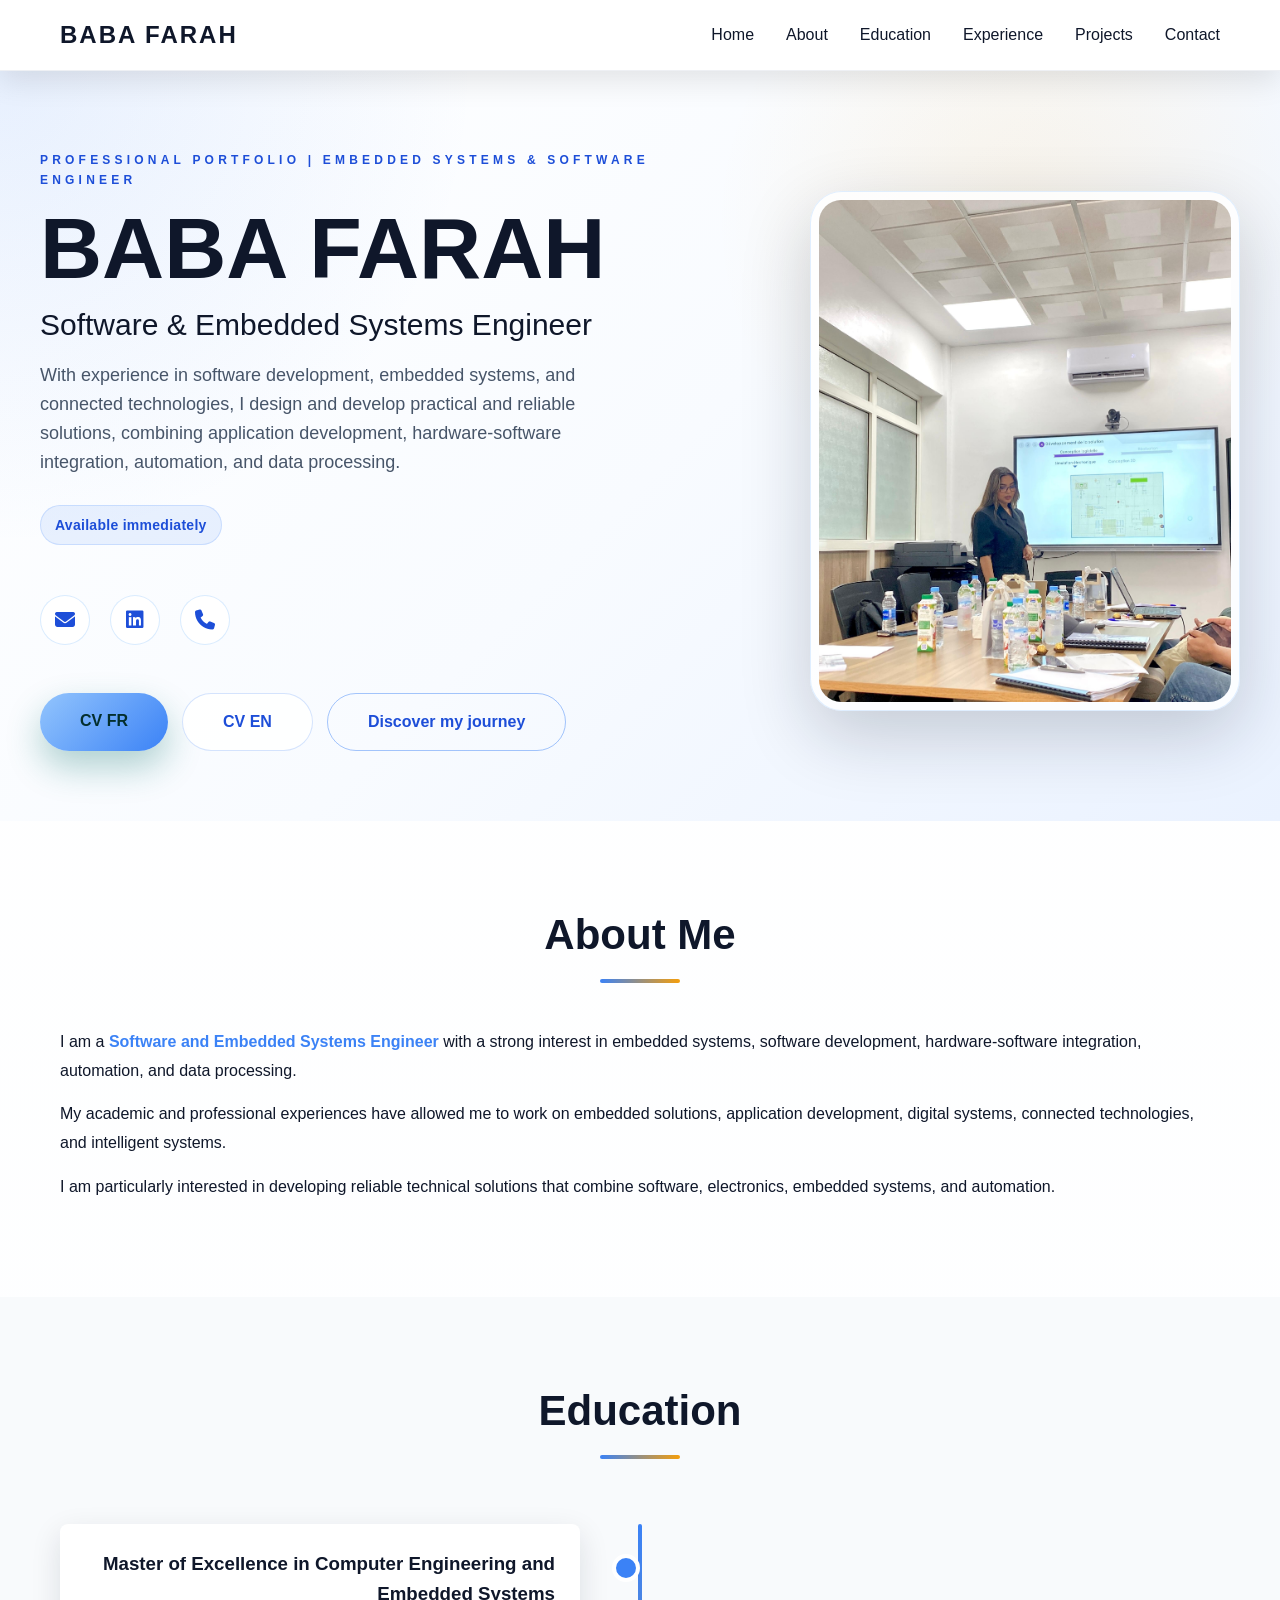
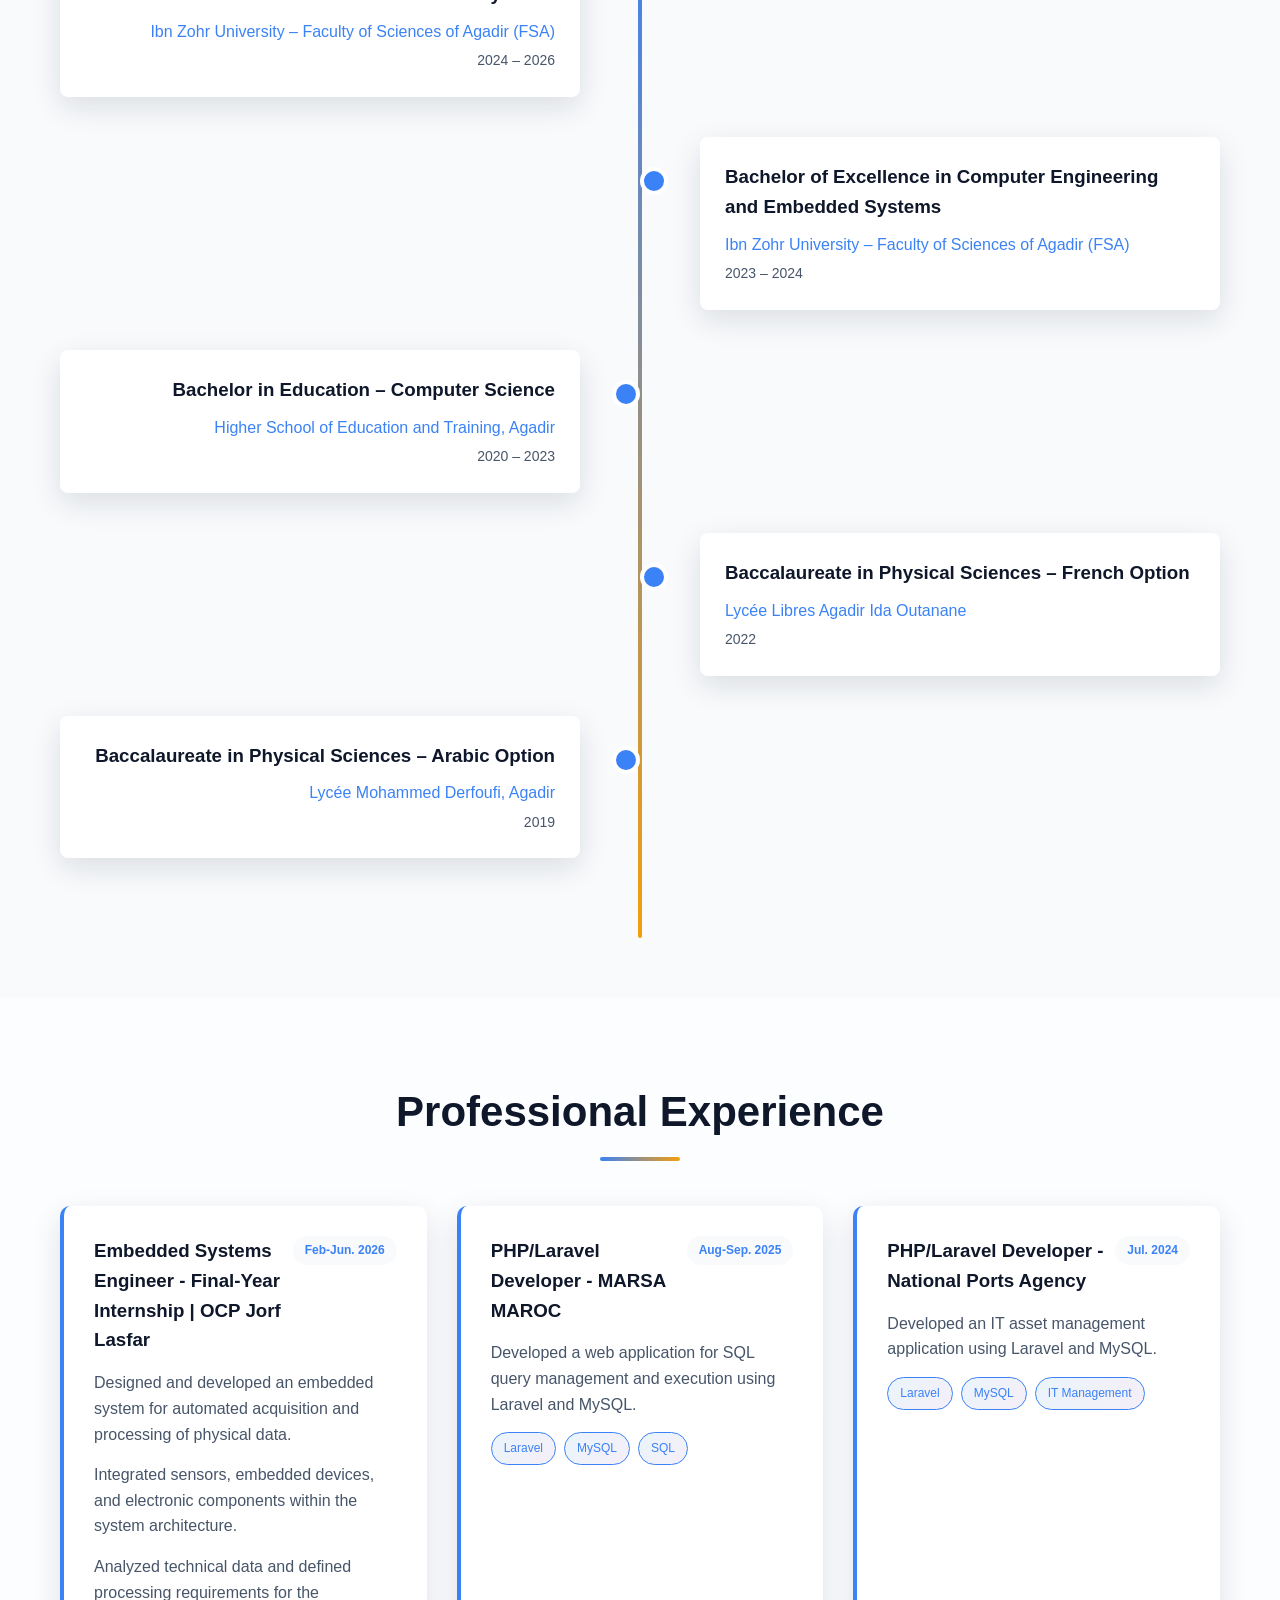
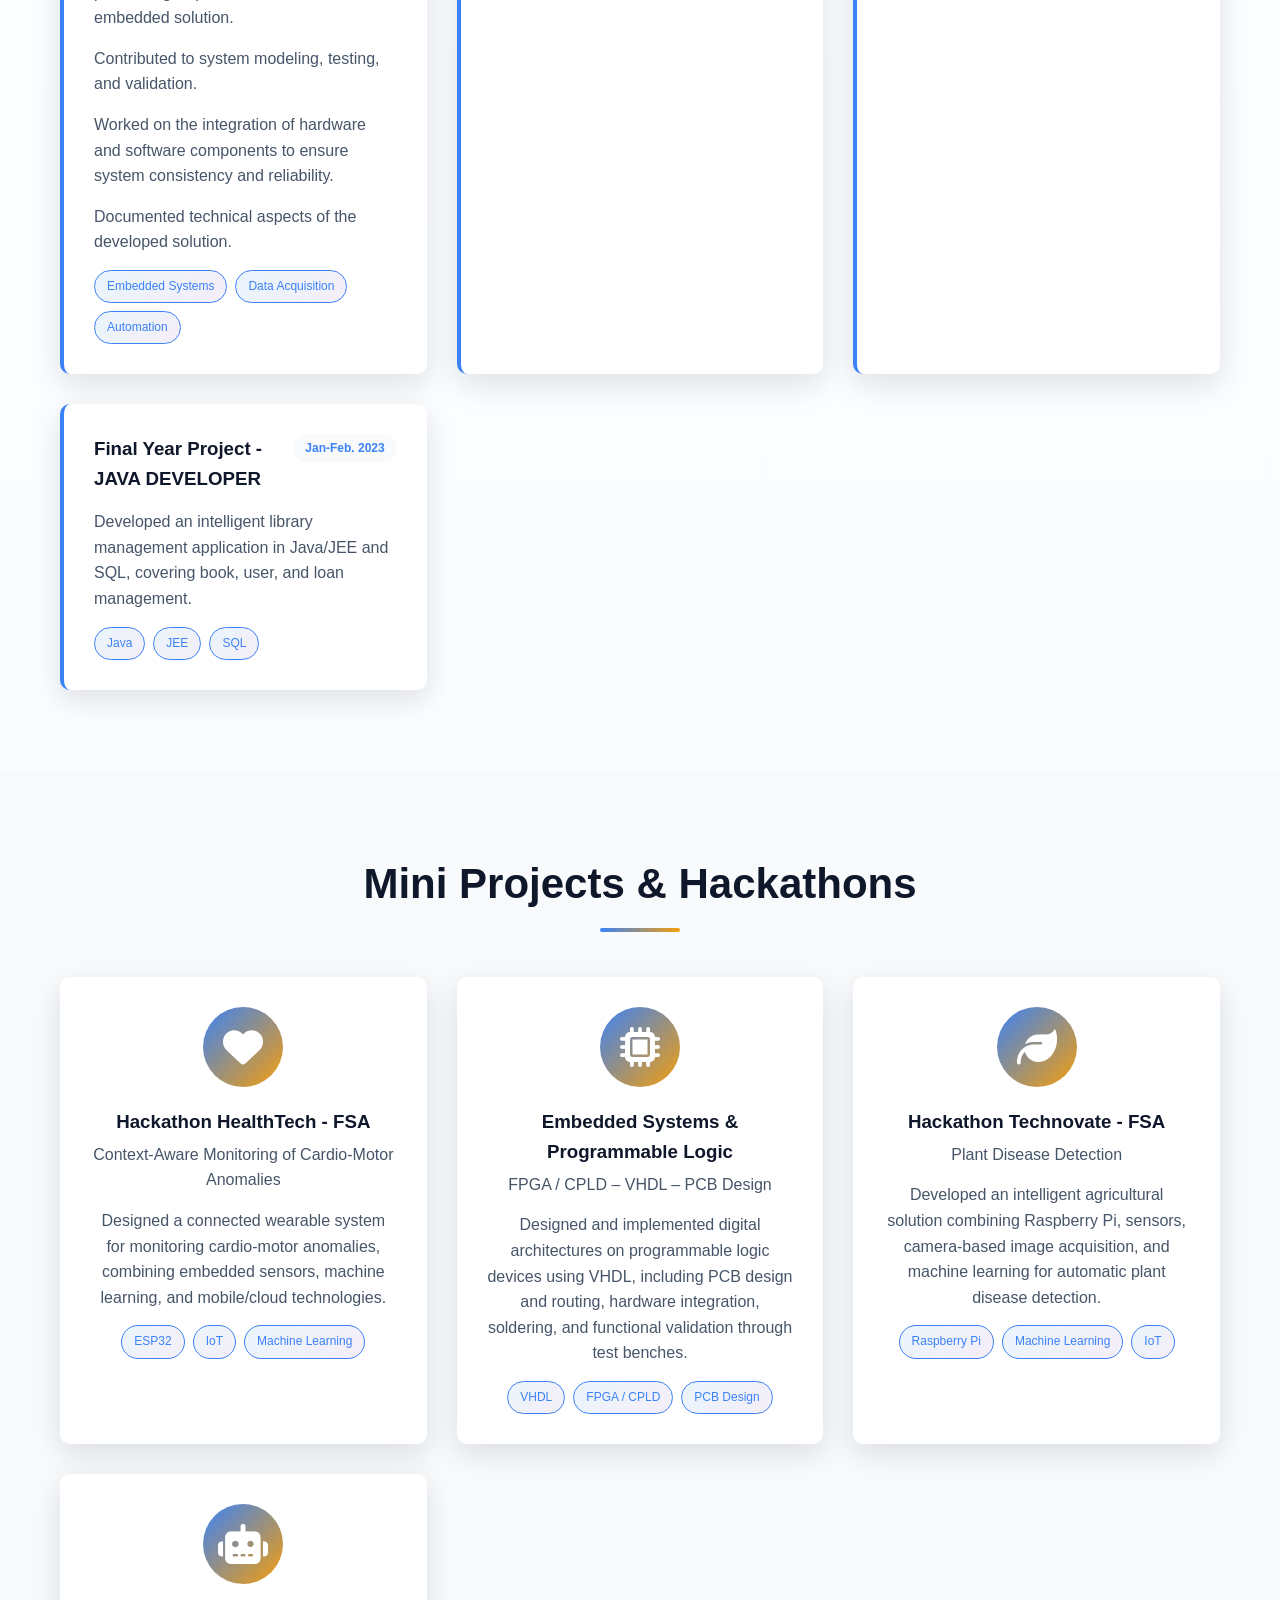
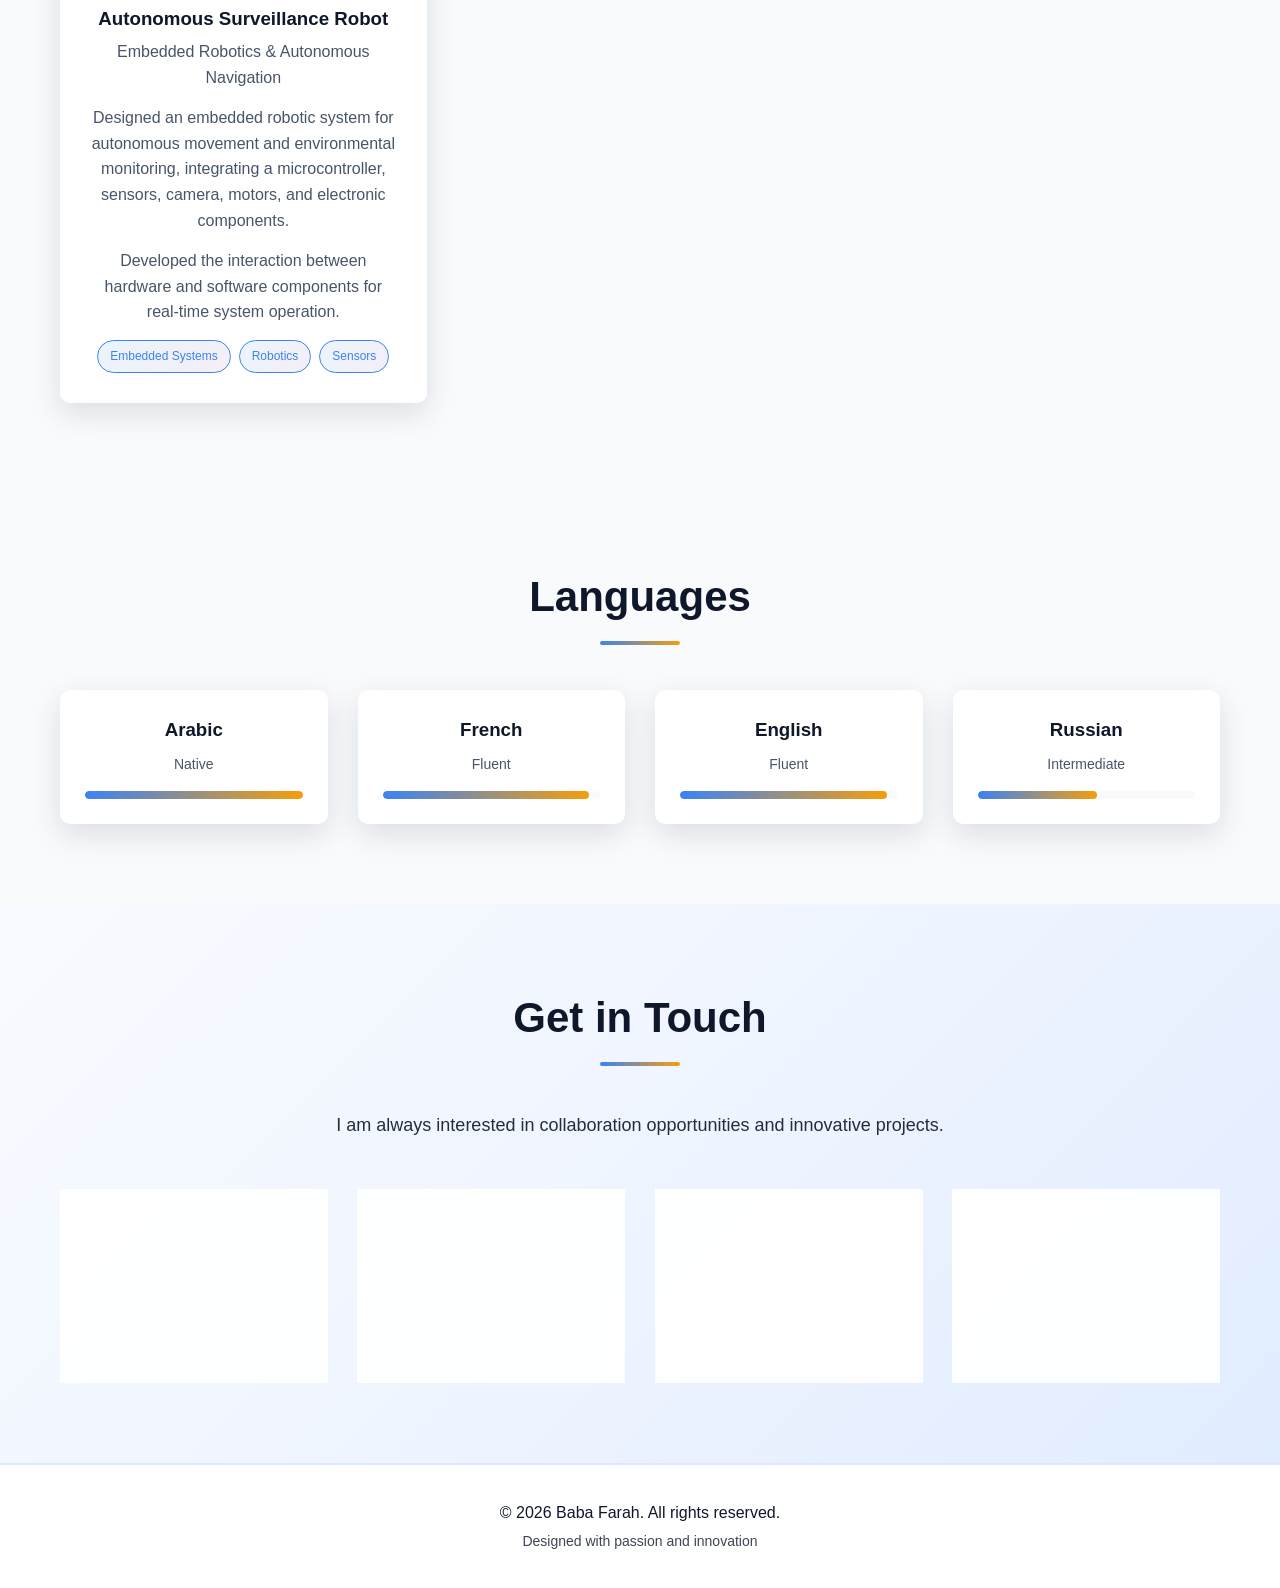
<file: index.html>
<!DOCTYPE html>
<html lang="fr">
<head>
    <meta charset="UTF-8">
    <meta name="viewport" content="width=device-width, initial-scale=1.0">
    <title>Portfolio - BABA FARAH</title>
    <meta http-equiv="refresh" content="0; url=Portfolio.html">
    <script>
        window.location.replace('Portfolio.html');
    </script>
</head>
<body>
    <p><a href="Portfolio.html">Ouvrir le portfolio</a></p>
</body>
</html>
</file>
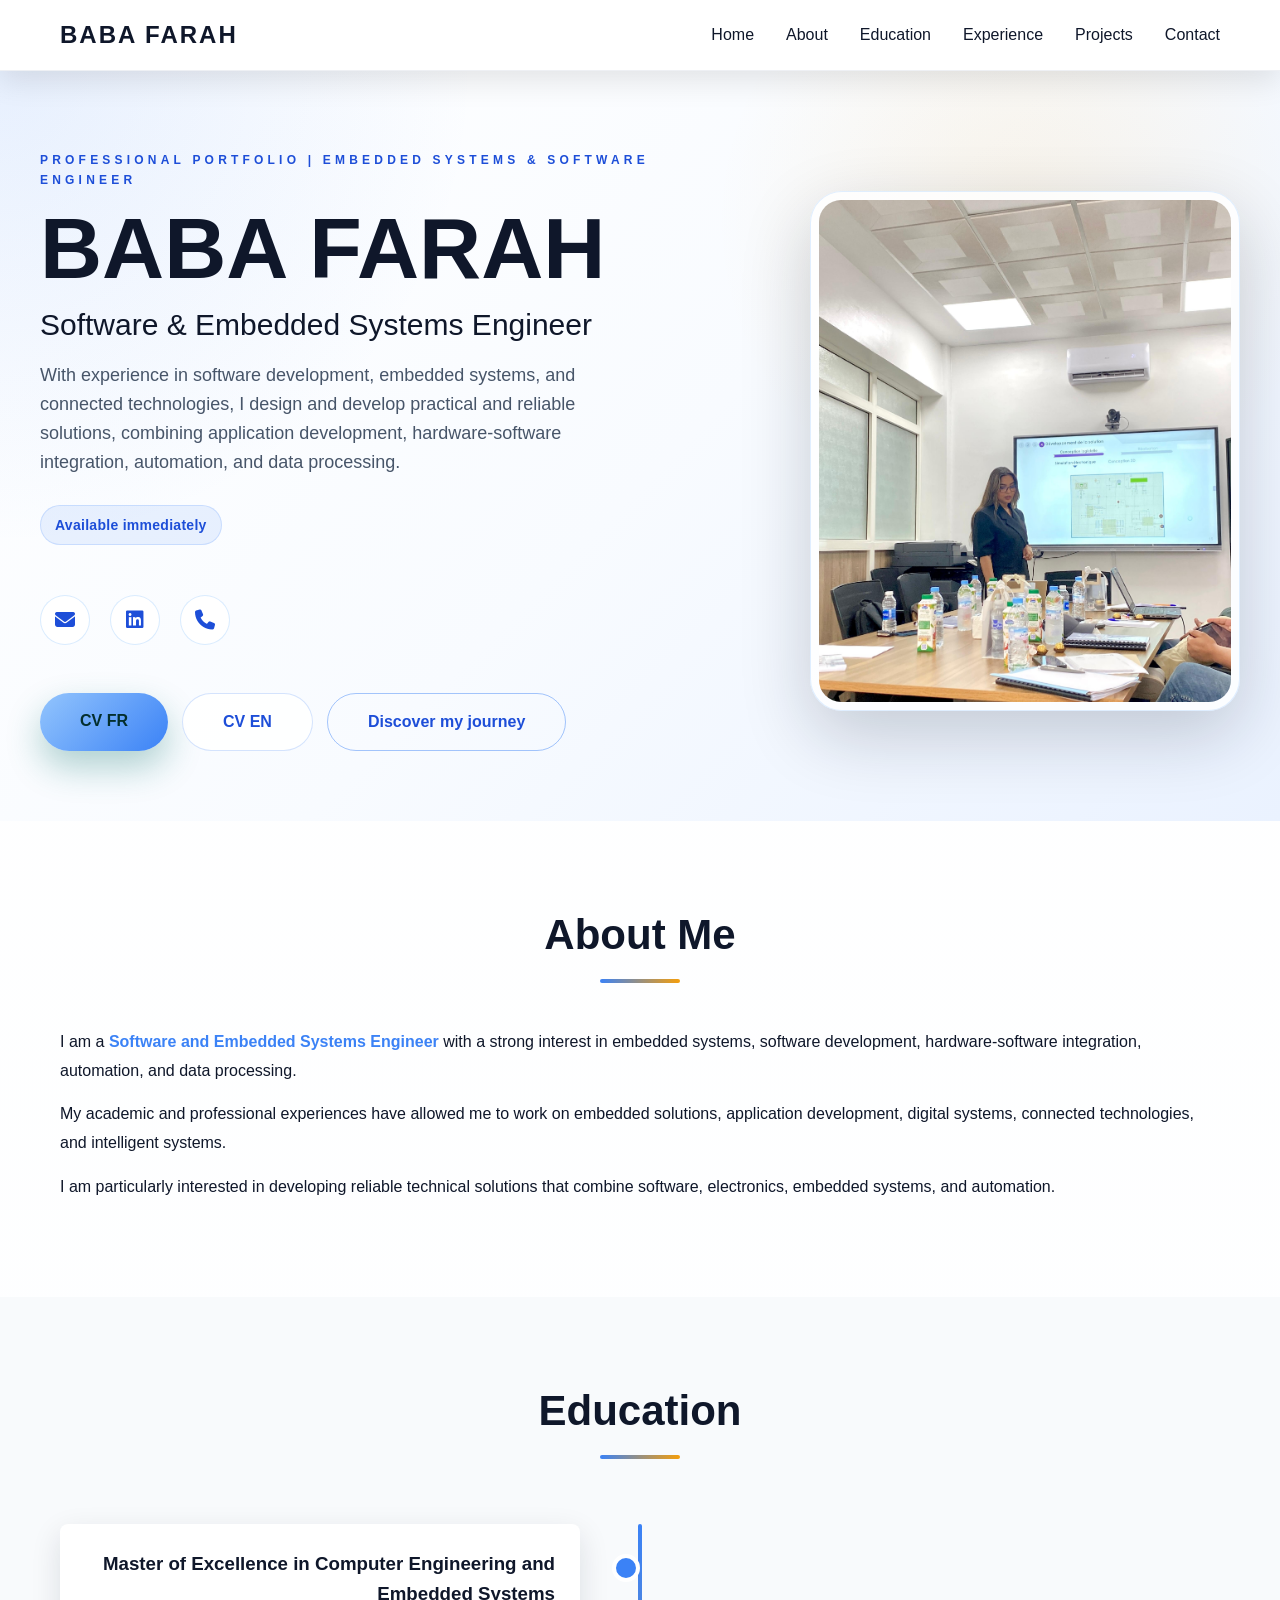
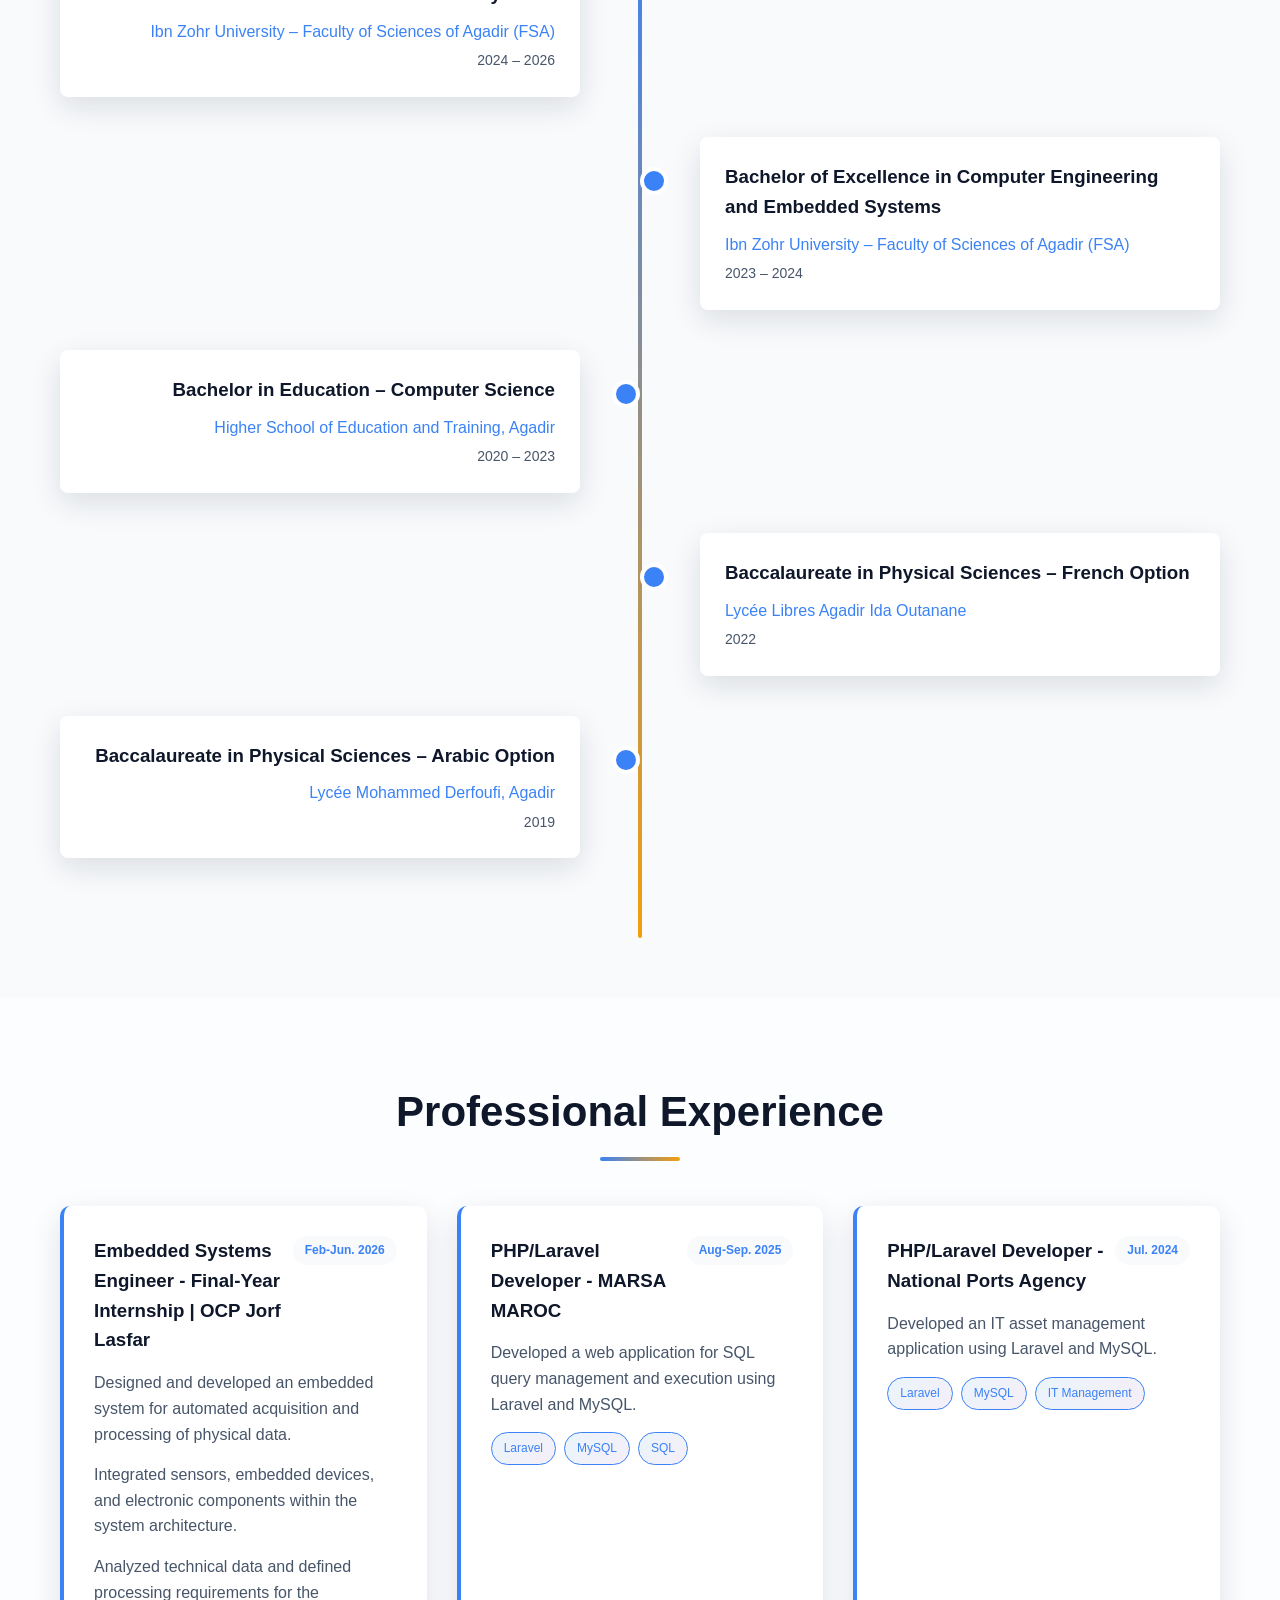
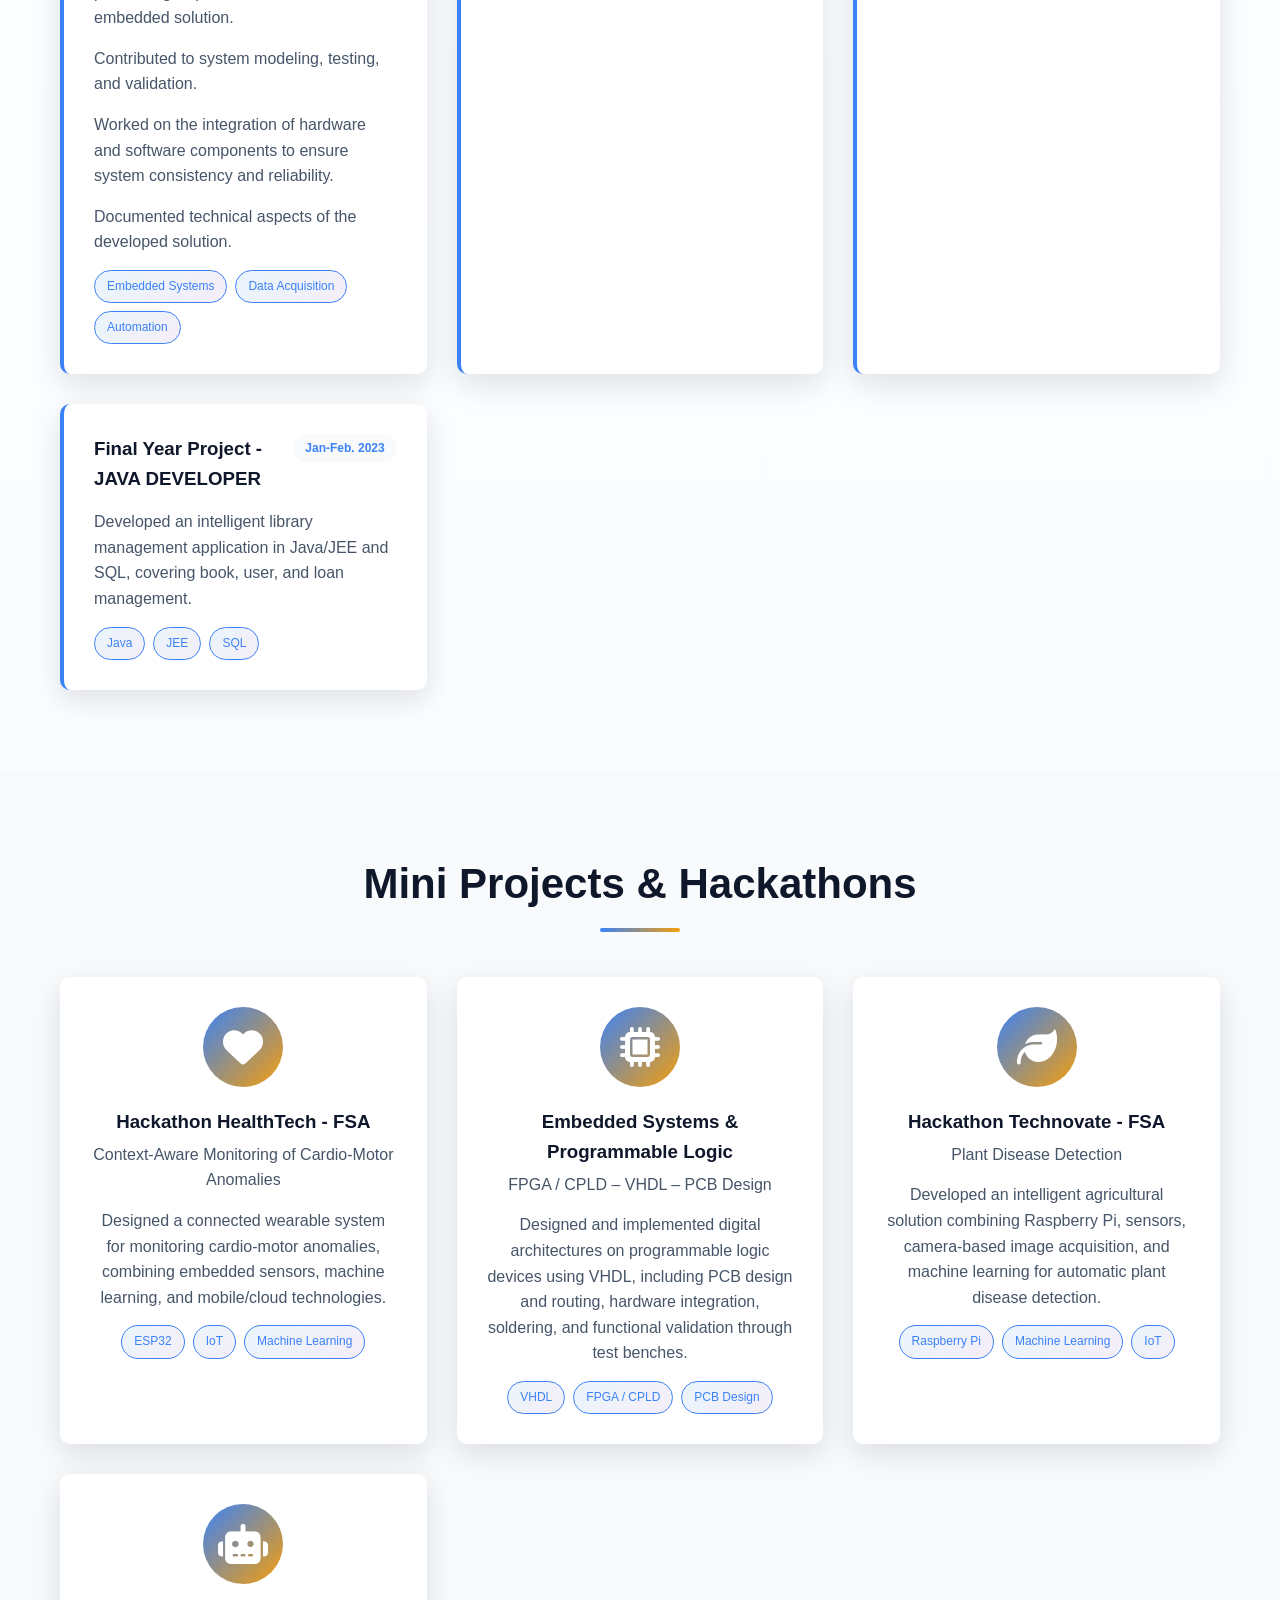
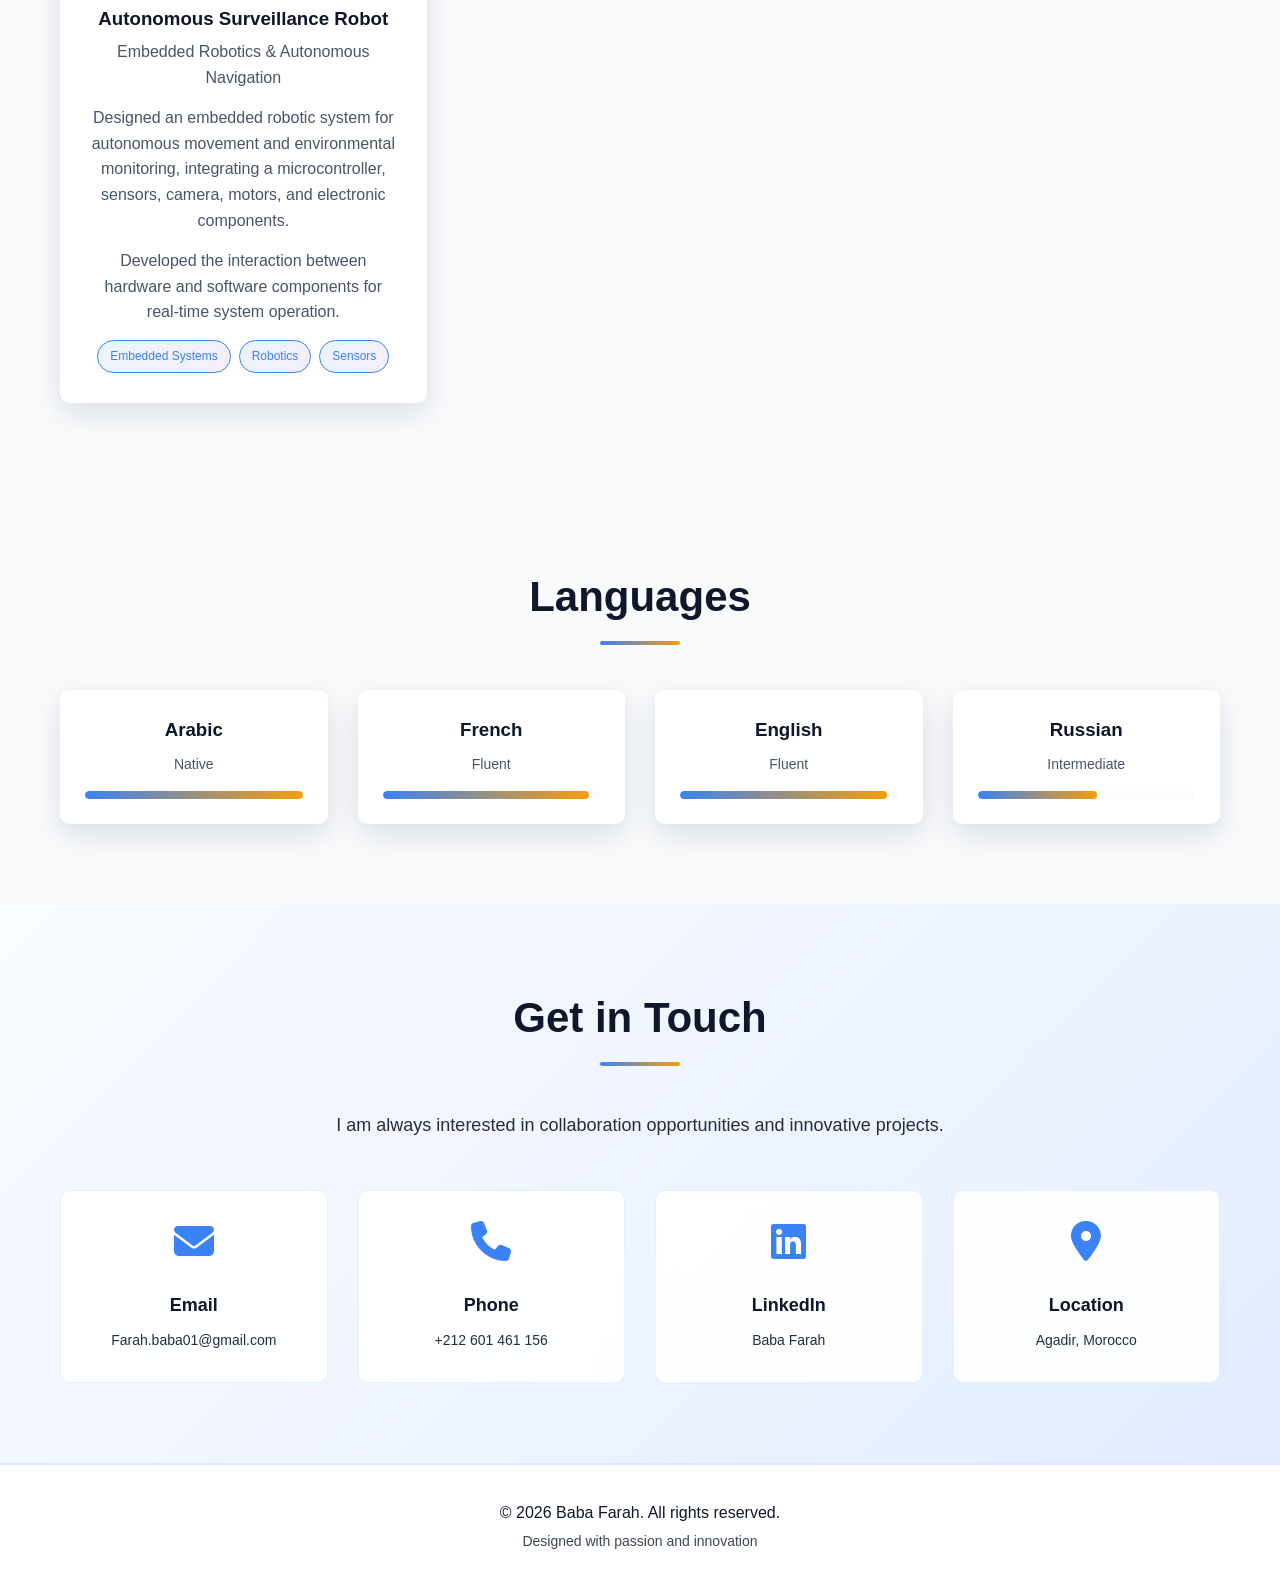
<file: Portfolio.html>
<!DOCTYPE html>
<html lang="en">

<head>
    <meta charset="UTF-8">
    <meta name="viewport" content="width=device-width, initial-scale=1.0">

    <title>
        Portfolio - BABA FARAH | Software and Embedded Systems Engineer
    </title>

    <meta name="description"
          content="Portfolio of BABA FARAH - Software and Embedded Systems Engineer.">

    <meta property="og:title"
          content="Portfolio - BABA FARAH | Software and Embedded Systems Engineer">

    <meta property="og:description"
          content="Portfolio of BABA FARAH - Software and Embedded Systems Engineer. Passionate about technological innovation.">

    <meta property="og:type" content="website">

    <meta property="og:url"
          content="https://faraahba.github.io/Portfolio">

    <link rel="stylesheet" href="Portfolio.css">

    <link rel="stylesheet"
          href="https://cdnjs.cloudflare.com/ajax/libs/font-awesome/6.4.0/css/all.min.css">

    <script defer src="Portfolio.js"></script>
</head>


<body>

    <!-- ========================================
         NAVIGATION
    ========================================= -->

    <nav class="navbar">

        <div class="navbar-container">

            <div class="logo">
                BABA FARAH
            </div>

            <button class="menu-toggle" id="menuToggle">
                <span></span>
                <span></span>
                <span></span>
            </button>

            <ul class="nav-menu" id="navMenu">

                <li>
                    <a href="#home">Home</a>
                </li>

                <li>
                    <a href="#about">About</a>
                </li>

                <li>
                    <a href="#formation">Education</a>
                </li>

                <li>
                    <a href="#experience">Experience</a>
                </li>

                <li>
                    <a href="#projects">Projects</a>
                </li>

                <li>
                    <a href="#contact">Contact</a>
                </li>

            </ul>

        </div>

    </nav>


    <!-- ========================================
         HERO SECTION
    ========================================= -->

    <header id="home" class="hero">

        <div class="hero-content">

            <div class="hero-copy">

                <p class="hero-kicker fade-in">
                    Professional Portfolio | Embedded Systems & Software Engineer
                </p>

                <h1 class="fade-in">
                    BABA FARAH
                </h1>

                <p class="subtitle fade-in">
                    Software & Embedded Systems Engineer
                </p>

                <p class="description fade-in">
                    With experience in software development, embedded systems,
                    and connected technologies, I design and develop practical
                    and reliable solutions, combining application development,
                    hardware-software integration, automation, and data processing.
                </p>

                <p class="availability-badge fade-in">
                    Available immediately
                </p>


                <!-- Social links -->

                <div class="social-links fade-in">

                    <a href="mailto:Farah.baba01@gmail.com"
                       class="social-icon"
                       title="Email">

                        <i class="fas fa-envelope"></i>

                    </a>


                    <a href="https://www.linkedin.com/in/farah-baba-367b7b30b/"
                       target="_blank"
                       rel="noopener"
                       class="social-icon"
                       title="LinkedIn">

                        <i class="fab fa-linkedin"></i>

                    </a>


                    <a href="tel:+212601461156"
                       class="social-icon"
                       title="Phone">

                        <i class="fas fa-phone"></i>

                    </a>

                </div>


                <!-- Hero buttons -->

                <div class="hero-actions fade-in">

                    <a href="CV_BABAFARAH_Fr.pdf"
                       class="cta-button"
                       rel="noopener">

                        CV FR

                    </a>


                    <a href="CV_BABAFARAH_En.pdf"
                       class="cta-button secondary"
                       rel="noopener">

                        CV EN

                    </a>


                    <a href="#about"
                       class="cta-button ghost">

                        Discover my journey

                    </a>

                </div>

            </div>


            <!-- Hero Photo -->

            <div class="hero-visual fade-in">

                <div class="hero-image-frame">

                    <img src="SoutenancePFE6.jpeg"
                         alt="BABA FARAH during her final year project defense"
                         class="hero-image">

                </div>

            </div>

        </div>

    </header>



    <!-- ========================================
         ABOUT SECTION
    ========================================= -->

    <section id="about" class="section">

        <div class="container">

            <h2 class="section-title">
                About Me
            </h2>

            <div class="about-content">

                <div class="about-text">

                    <p>
                        I am a <strong>Software and Embedded Systems Engineer</strong>
                        with a strong interest in embedded systems, software development,
                        hardware-software integration, automation, and data processing.
                    </p>

                    <p>
                        My academic and professional experiences have allowed me to work
                        on embedded solutions, application development, digital systems,
                        connected technologies, and intelligent systems.
                    </p>

                    <p>
                        I am particularly interested in developing reliable technical
                        solutions that combine software, electronics, embedded systems,
                        and automation.
                    </p>

                </div>

            </div>

        </div>

    </section>



    <!-- ========================================
         EDUCATION
    ========================================= -->

    <section id="formation" class="section light-bg">

        <div class="container">

            <h2 class="section-title">
                Education
            </h2>


            <div class="timeline">


                <!-- Master -->

                <div class="timeline-item">

                    <div class="timeline-content">

                        <h3>
                            Master of Excellence in Computer Engineering and Embedded Systems
                        </h3>

                        <p class="institution">
                            Ibn Zohr University – Faculty of Sciences of Agadir (FSA)
                        </p>

                        <p class="date">
                            2024 – 2026
                        </p>

                    </div>

                </div>


                <!-- Bachelor of Excellence -->

                <div class="timeline-item">

                    <div class="timeline-content">

                        <h3>
                            Bachelor of Excellence in Computer Engineering and Embedded Systems
                        </h3>

                        <p class="institution">
                            Ibn Zohr University – Faculty of Sciences of Agadir (FSA)
                        </p>

                        <p class="date">
                            2023 – 2024
                        </p>

                    </div>

                </div>


                <!-- Bachelor in Education -->

                <div class="timeline-item">

                    <div class="timeline-content">

                        <h3>
                            Bachelor in Education – Computer Science
                        </h3>

                        <p class="institution">
                            Higher School of Education and Training, Agadir
                        </p>

                        <p class="date">
                            2020 – 2023
                        </p>

                    </div>

                </div>


                <!-- Baccalaureate 2022 -->

                <div class="timeline-item">

                    <div class="timeline-content">

                        <h3>
                            Baccalaureate in Physical Sciences – French Option
                        </h3>

                        <p class="institution">
                            Lycée Libres Agadir Ida Outanane
                        </p>

                        <p class="date">
                            2022
                        </p>

                    </div>

                </div>


                <!-- Baccalaureate 2019 -->

                <div class="timeline-item">

                    <div class="timeline-content">

                        <h3>
                            Baccalaureate in Physical Sciences – Arabic Option
                        </h3>

                        <p class="institution">
                            Lycée Mohammed Derfoufi, Agadir
                        </p>

                        <p class="date">
                            2019
                        </p>

                    </div>

                </div>


            </div>

        </div>

    </section>



    <!-- ========================================
         PROFESSIONAL EXPERIENCE
    ========================================= -->

    <section id="experience" class="section">

        <div class="container">

            <h2 class="section-title">
                Professional Experience
            </h2>


            <div class="experience-grid">


                <!-- OCP -->

                <div class="experience-card">

                    <div class="experience-header">

                        <h3>
                            Embedded Systems Engineer - Final-Year Internship | OCP Jorf Lasfar
                        </h3>

                        <span class="date-badge">
                            Feb-Jun. 2026
                        </span>

                    </div>


                    <p class="experience-description">
                        Designed and developed an embedded system for automated
                        acquisition and processing of physical data.
                    </p>

                    <p class="experience-description">
                        Integrated sensors, embedded devices, and electronic
                        components within the system architecture.
                    </p>

                    <p class="experience-description">
                        Analyzed technical data and defined processing requirements
                        for the embedded solution.
                    </p>

                    <p class="experience-description">
                        Contributed to system modeling, testing, and validation.
                    </p>

                    <p class="experience-description">
                        Worked on the integration of hardware and software components
                        to ensure system consistency and reliability.
                    </p>

                    <p class="experience-description">
                        Documented technical aspects of the developed solution.
                    </p>


                    <div class="experience-tags">

                        <span class="tag">
                            Embedded Systems
                        </span>

                        <span class="tag">
                            Data Acquisition
                        </span>

                        <span class="tag">
                            Automation
                        </span>

                    </div>

                </div>



                <!-- MARSA MAROC -->

                <div class="experience-card">

                    <div class="experience-header">

                        <h3>
                            PHP/Laravel Developer - MARSA MAROC
                        </h3>

                        <span class="date-badge">
                            Aug-Sep. 2025
                        </span>

                    </div>

                    <p class="experience-description">
                        Developed a web application for SQL query management
                        and execution using Laravel and MySQL.
                    </p>


                    <div class="experience-tags">

                        <span class="tag">
                            Laravel
                        </span>

                        <span class="tag">
                            MySQL
                        </span>

                        <span class="tag">
                            SQL
                        </span>

                    </div>

                </div>



                <!-- ANP -->

                <div class="experience-card">

                    <div class="experience-header">

                        <h3>
                            PHP/Laravel Developer - National Ports Agency
                        </h3>

                        <span class="date-badge">
                            Jul. 2024
                        </span>

                    </div>

                    <p class="experience-description">
                        Developed an IT asset management application using
                        Laravel and MySQL.
                    </p>


                    <div class="experience-tags">

                        <span class="tag">
                            Laravel
                        </span>

                        <span class="tag">
                            MySQL
                        </span>

                        <span class="tag">
                            IT Management
                        </span>

                    </div>

                </div>



                <!-- Java -->

                <div class="experience-card">

                    <div class="experience-header">

                        <h3>
                            Final Year Project - JAVA DEVELOPER
                        </h3>

                        <span class="date-badge">
                            Jan-Feb. 2023
                        </span>

                    </div>

                    <p class="experience-description">
                        Developed an intelligent library management application
                        in Java/JEE and SQL, covering book, user, and loan management.
                    </p>


                    <div class="experience-tags">

                        <span class="tag">
                            Java
                        </span>

                        <span class="tag">
                            JEE
                        </span>

                        <span class="tag">
                            SQL
                        </span>

                    </div>

                </div>

            </div>

        </div>

    </section>



    <!-- ========================================
         PROJECTS
    ========================================= -->

    <section id="projects" class="section light-bg">

        <div class="container">

            <h2 class="section-title">
                Mini Projects & Hackathons
            </h2>


            <div class="projects-grid">


                <!-- HealthTech -->

                <div class="project-card">

                    <div class="project-icon">
                        <i class="fas fa-heart"></i>
                    </div>

                    <h3>
                        Hackathon HealthTech - FSA
                    </h3>

                    <p class="project-subtitle">
                        Context-Aware Monitoring of Cardio-Motor Anomalies
                    </p>

                    <p>
                        Designed a connected wearable system for monitoring
                        cardio-motor anomalies, combining embedded sensors,
                        machine learning, and mobile/cloud technologies.
                    </p>


                    <div class="project-tags">

                        <span class="tag">
                            ESP32
                        </span>

                        <span class="tag">
                            IoT
                        </span>

                        <span class="tag">
                            Machine Learning
                        </span>

                    </div>

                </div>



                <!-- FPGA / PCB -->

                <div class="project-card">

                    <div class="project-icon">
                        <i class="fas fa-microchip"></i>
                    </div>

                    <h3>
                        Embedded Systems & Programmable Logic
                    </h3>

                    <p class="project-subtitle">
                        FPGA / CPLD – VHDL – PCB Design
                    </p>

                    <p>
                        Designed and implemented digital architectures on
                        programmable logic devices using VHDL, including PCB
                        design and routing, hardware integration, soldering,
                        and functional validation through test benches.
                    </p>


                    <div class="project-tags">

                        <span class="tag">
                            VHDL
                        </span>

                        <span class="tag">
                            FPGA / CPLD
                        </span>

                        <span class="tag">
                            PCB Design
                        </span>

                    </div>

                </div>



                <!-- AgriTech -->

                <div class="project-card">

                    <div class="project-icon">
                        <i class="fas fa-leaf"></i>
                    </div>

                    <h3>
                        Hackathon Technovate - FSA
                    </h3>

                    <p class="project-subtitle">
                        Plant Disease Detection
                    </p>

                    <p>
                        Developed an intelligent agricultural solution combining
                        Raspberry Pi, sensors, camera-based image acquisition,
                        and machine learning for automatic plant disease detection.
                    </p>


                    <div class="project-tags">

                        <span class="tag">
                            Raspberry Pi
                        </span>

                        <span class="tag">
                            Machine Learning
                        </span>

                        <span class="tag">
                            IoT
                        </span>

                    </div>

                </div>



                <!-- Surveillance Robot -->

                <div class="project-card">

                    <div class="project-icon">
                        <i class="fas fa-robot"></i>
                    </div>

                    <h3>
                        Autonomous Surveillance Robot
                    </h3>

                    <p class="project-subtitle">
                        Embedded Robotics & Autonomous Navigation
                    </p>

                    <p>
                        Designed an embedded robotic system for autonomous
                        movement and environmental monitoring, integrating
                        a microcontroller, sensors, camera, motors, and
                        electronic components.
                    </p>

                    <p>
                        Developed the interaction between hardware and software
                        components for real-time system operation.
                    </p>


                    <div class="project-tags">

                        <span class="tag">
                            Embedded Systems
                        </span>

                        <span class="tag">
                            Robotics
                        </span>

                        <span class="tag">
                            Sensors
                        </span>

                    </div>

                </div>

            </div>

        </div>

    </section>



    <!-- ========================================
         LANGUAGES
    ========================================= -->

    <section id="languages" class="section light-bg">

        <div class="container">

            <h2 class="section-title">
                Languages
            </h2>


            <div class="languages-grid">


                <div class="language-card">

                    <h3>
                        Arabic
                    </h3>

                    <p class="proficiency">
                        Native
                    </p>

                    <div class="proficiency-bar">

                        <div class="proficiency-fill"
                             style="width: 100%">
                        </div>

                    </div>

                </div>



                <div class="language-card">

                    <h3>
                        French
                    </h3>

                    <p class="proficiency">
                        Fluent
                    </p>

                    <div class="proficiency-bar">

                        <div class="proficiency-fill"
                             style="width: 95%">
                        </div>

                    </div>

                </div>



                <div class="language-card">

                    <h3>
                        English
                    </h3>

                    <p class="proficiency">
                        Fluent
                    </p>

                    <div class="proficiency-bar">

                        <div class="proficiency-fill"
                             style="width: 95%">
                        </div>

                    </div>

                </div>



                <div class="language-card">

                    <h3>
                        Russian
                    </h3>

                    <p class="proficiency">
                        Intermediate
                    </p>

                    <div class="proficiency-bar">

                        <div class="proficiency-fill"
                             style="width: 55%">
                        </div>

                    </div>

                </div>

            </div>

        </div>

    </section>



    <!-- ========================================
         CONTACT
    ========================================= -->

    <section id="contact" class="section contact-section">

        <div class="container">

            <h2 class="section-title">
                Get in Touch
            </h2>


            <div class="contact-content">

                <p class="contact-description">
                    I am always interested in collaboration opportunities
                    and innovative projects.
                </p>


                <div class="contact-grid">


                    <!-- Email -->

                    <a href="mailto:Farah.baba01@gmail.com"
                       class="contact-card">

                        <i class="fas fa-envelope"></i>

                        <h3>
                            Email
                        </h3>

                        <p>
                            Farah.baba01@gmail.com
                        </p>

                    </a>



                    <!-- Phone -->

                    <a href="tel:+212601461156"
                       class="contact-card">

                        <i class="fas fa-phone"></i>

                        <h3>
                            Phone
                        </h3>

                        <p>
                            +212 601 461 156
                        </p>

                    </a>



                    <!-- LinkedIn -->

                    <a href="https://www.linkedin.com/in/farah-baba-367b7b30b/"
                       target="_blank"
                       rel="noopener"
                       class="contact-card">

                        <i class="fab fa-linkedin"></i>

                        <h3>
                            LinkedIn
                        </h3>

                        <p>
                            Baba Farah
                        </p>

                    </a>



                    <!-- Location -->

                    <div class="contact-card">

                        <i class="fas fa-location-dot"></i>

                        <h3>
                            Location
                        </h3>

                        <p>
                            Agadir, Morocco
                        </p>

                    </div>

                </div>

            </div>

        </div>

    </section>



    <!-- ========================================
         FOOTER
    ========================================= -->

    <footer class="footer">

        <div class="container">

            <p>
                &copy; 2026 Baba Farah. All rights reserved.
            </p>

            <p class="footer-subtitle">
                Designed with passion and innovation
            </p>

        </div>

    </footer>


</body>

</html>
</file>
<file: Portfolio.css>
* {
    margin: 0;
    padding: 0;
    box-sizing: border-box;
}

:root {
    --primary-color: #3b82f6;
    --primary-dark: #1d4ed8;
    --secondary-color: #f59e0b;
    --accent-color: #94a3b8;
    --dark-bg: #07111f;
    --light-bg: #f8fafc;
    --text-color: #0f172a;
    --text-light: #475569;
    --white: #ffffff;
    --shadow: 0 10px 30px rgba(15, 23, 42, 0.12);
    --shadow-lg: 0 24px 70px rgba(15, 23, 42, 0.2);
}

html {
    scroll-behavior: smooth;
}

body {
    font-family: 'Segoe UI', Tahoma, Geneva, Verdana, sans-serif;
    background: linear-gradient(180deg, #ffffff 0%, #f8fbff 100%);
    color: var(--text-color);
    line-height: 1.6;
}

.container {
    max-width: 1200px;
    margin: 0 auto;
    padding: 0 20px;
}

/* ========================================
   NAVIGATION
======================================== */

.navbar {
    position: sticky;
    top: 0;
    background: rgba(255, 255, 255, 0.88);
    backdrop-filter: blur(16px);
    padding: 1rem 0;
    box-shadow: var(--shadow);
    z-index: 1000;
    border-bottom: 1px solid rgba(148, 163, 184, 0.16);
}

.navbar-container {
    max-width: 1200px;
    margin: 0 auto;
    padding: 0 20px;
    display: flex;
    justify-content: space-between;
    align-items: center;
}

.logo {
    font-size: 24px;
    font-weight: bold;
    color: var(--text-color);
    text-transform: uppercase;
    letter-spacing: 2px;
}

.nav-menu {
    display: flex;
    list-style: none;
    gap: 2rem;
}

.nav-menu a {
    color: var(--text-color);
    text-decoration: none;
    transition: all 0.3s ease;
    font-weight: 500;
    position: relative;
}

.nav-menu a:hover {
    color: #93c5fd;
}

.nav-menu a::after {
    content: '';
    position: absolute;
    bottom: -5px;
    left: 0;
    width: 0;
    height: 2px;
    background: #93c5fd;
    transition: width 0.3s ease;
}

.nav-menu a:hover::after {
    width: 100%;
}

.menu-toggle {
    display: none;
    flex-direction: column;
    background: none;
    border: none;
    cursor: pointer;
}

.menu-toggle span {
    width: 25px;
    height: 3px;
    background: var(--text-color);
    margin: 5px 0;
    transition: 0.3s;
}


/* ========================================
   HERO SECTION
======================================== */

.hero {
    background:
        radial-gradient(circle at top left, rgba(59, 130, 246, 0.12), transparent 32%),
        radial-gradient(circle at 80% 20%, rgba(245, 158, 11, 0.09), transparent 26%),
        linear-gradient(135deg, #ffffff 0%, #f8fbff 52%, #eaf2ff 100%);
    color: var(--text-color);
    padding: 80px 20px 70px;
    min-height: auto;
    display: flex;
    align-items: center;
    justify-content: center;
    position: relative;
    overflow: hidden;
}

.hero::before {
    content: '';
    position: absolute;
}

/* Hero layout */

.hero-content {
    width: 100%;
    max-width: 1200px;
    margin: 0 auto;
    display: flex;
    align-items: center;
    justify-content: space-between;
    gap: 70px;
}

/* Hero left side */

.hero-copy {
    flex: 1;
    max-width: 650px;
    text-align: left;
}

.hero-kicker {
    margin-bottom: 18px;
    color: var(--primary-dark);
    font-size: 12px;
    font-weight: 700;
    letter-spacing: 0.35em;
    text-transform: uppercase;
}

.hero h1 {
    font-size: clamp(48px, 7vw, 86px);
    margin-bottom: 12px;
    animation: slideDown 0.8s ease;
    text-transform: none;
    line-height: 0.95;
}

.subtitle {
    font-size: clamp(22px, 3vw, 30px);
    margin-bottom: 12px;
    opacity: 0.95;
    animation: slideDown 0.8s ease 0.2s backwards;
    color: var(--text-color);
}

.description {
    font-size: 18px;
    margin-bottom: 28px;
    opacity: 0.9;
    animation: slideDown 0.8s ease 0.4s backwards;
    color: var(--text-light);
    max-width: 560px;
}

.availability-badge {
    display: inline-flex;
    align-items: center;
    margin-bottom: 18px;
    padding: 8px 14px;
    border-radius: 999px;
    background: rgba(59, 130, 246, 0.1);
    border: 1px solid rgba(59, 130, 246, 0.18);
    color: var(--primary-dark);
    font-size: 14px;
    font-weight: 700;
    letter-spacing: 0.02em;
}


/* Hero right side - PHOTO */

.hero-visual {
    flex: 0 0 430px;
    width: 430px;
    display: flex;
    justify-content: center;
    align-items: flex-start;
    order: 2;

    /* Move photo slightly upward */
    transform: translateY(-35px);
}

.hero-image-frame {
    width: 430px;
    height: 520px;
    padding: 8px;
    background: rgba(255, 255, 255, 0.78);
    border: 1px solid rgba(147, 197, 253, 0.28);
    border-radius: 32px;
    box-shadow: var(--shadow-lg);
    backdrop-filter: blur(20px);
    overflow: hidden;
}

.hero-image {
    width: 100%;
    height: 100%;
    display: block;
    object-fit: cover;
    border-radius: 22px;

    /* Adjust the visible part of the photo */
    object-position: center 22%;
}


/* Hide old photo description/card */

.hero-card {
    display: none !important;
}

.hero-card-label,
.hero-card h2,
.hero-card-tags {
    display: none !important;
}


/* ========================================
   HERO ANIMATIONS
======================================== */

@keyframes slideDown {
    from {
        opacity: 0;
        transform: translateY(-30px);
    }

    to {
        opacity: 1;
        transform: translateY(0);
    }
}

.fade-in {
    animation: fadeInUp 0.8s ease forwards;
}

@keyframes fadeInUp {
    from {
        opacity: 0;
        transform: translateY(30px);
    }

    to {
        opacity: 1;
        transform: translateY(0);
    }
}


/* ========================================
   SOCIAL LINKS
======================================== */

.social-links {
    display: flex;
    gap: 20px;
    justify-content: flex-start;
    margin: 32px 0 28px;
}

.social-icon {
    width: 50px;
    height: 50px;
    border-radius: 50%;
    background: rgba(255, 255, 255, 0.9);
    border: 1px solid rgba(147, 197, 253, 0.35);
    display: flex;
    align-items: center;
    justify-content: center;
    color: var(--primary-dark);
    text-decoration: none;
    font-size: 20px;
    transition: all 0.3s ease;
    backdrop-filter: blur(10px);
}

.social-icon:hover {
    background: #eff6ff;
    color: var(--primary-dark);
    transform: translateY(-5px);
}


/* ========================================
   BUTTONS
======================================== */

.cta-button {
    display: inline-block;
    padding: 15px 40px;
    background: linear-gradient(135deg, #93c5fd, var(--primary-color));
    color: #042f2e;
    text-decoration: none;
    border-radius: 50px;
    font-weight: bold;
    font-size: 16px;
    transition: all 0.3s ease;
    margin-top: 20px;
    box-shadow: 0 16px 35px rgba(15, 118, 110, 0.32);
}

.hero-actions {
    display: flex;
    flex-wrap: wrap;
    gap: 14px;
    margin-top: 20px;
}

.cta-button.secondary {
    background: rgba(255, 255, 255, 0.86);
    color: var(--primary-dark);
    border: 1px solid rgba(59, 130, 246, 0.22);
    box-shadow: none;
}

.cta-button.secondary:hover {
    background: #eff6ff;
    color: var(--primary-dark);
}

.cta-button.ghost {
    background: transparent;
    color: var(--primary-dark);
    border: 1px solid rgba(59, 130, 246, 0.45);
    box-shadow: none;
}

.cta-button.ghost:hover {
    background: rgba(59, 130, 246, 0.12);
    color: var(--primary-dark);
}

.cta-button:hover {
    transform: translateY(-3px);
    box-shadow: 0 22px 45px rgba(15, 118, 110, 0.42);
    background: linear-gradient(135deg, #bfdbfe, #93c5fd);
}


/* ========================================
   SECTIONS
======================================== */

.section {
    padding: 80px 20px;
}

.light-bg {
    background-color: var(--light-bg);
}

.section-title {
    font-size: 42px;
    text-align: center;
    margin-bottom: 60px;
    color: var(--text-color);
    position: relative;
    display: inline-block;
    width: 100%;
}

.section-title::after {
    content: '';
    position: absolute;
    bottom: -15px;
    left: 50%;
    transform: translateX(-50%);
    width: 80px;
    height: 4px;
    background: linear-gradient(
        90deg,
        var(--primary-color),
        var(--secondary-color)
    );
    border-radius: 2px;
}


/* ========================================
   ABOUT SECTION
======================================== */

.about-content {
    display: grid;
    grid-template-columns: 1fr;
    gap: 40px;
    align-items: center;
}

.about-text p {
    font-size: 16px;
    margin-bottom: 15px;
    color: var(--text-color);
    line-height: 1.8;
}

.about-text strong {
    color: var(--primary-color);
}

.info-grid {
    display: grid;
    grid-template-columns: repeat(auto-fit, minmax(150px, 1fr));
    gap: 20px;
    margin-top: 30px;
}

.info-item {
    display: flex;
    align-items: center;
    gap: 10px;
    padding: 15px;
    background: var(--light-bg);
    border-radius: 8px;
    transition: all 0.3s ease;
}

.info-item:hover {
    background: var(--white);
    transform: translateY(-5px);
    box-shadow: var(--shadow);
}

.info-item i {
    color: var(--primary-color);
    font-size: 24px;
}


/* ========================================
   TIMELINE
======================================== */

.timeline {
    position: relative;
    padding: 20px 0;
}

.timeline::before {
    content: '';
    position: absolute;
    left: 50%;
    transform: translateX(-50%);
    width: 4px;
    height: 100%;
    background: linear-gradient(
        180deg,
        var(--primary-color),
        var(--secondary-color)
    );
    border-radius: 2px;
}

.timeline-item {
    margin-bottom: 40px;
    width: 50%;
}

.timeline-item:nth-child(odd) {
    margin-left: 0;
    padding-right: 60px;
    text-align: right;
}

.timeline-item:nth-child(even) {
    margin-left: 50%;
    padding-left: 60px;
}

.timeline-content {
    background: var(--white);
    padding: 25px;
    border-radius: 8px;
    box-shadow: var(--shadow);
    transition: all 0.3s ease;
    position: relative;
}

.timeline-content::before {
    content: '';
    position: absolute;
    width: 20px;
    height: 20px;
    background: var(--primary-color);
    border-radius: 50%;
    top: 30px;
    border: 4px solid var(--white);
}

.timeline-item:nth-child(odd)
.timeline-content::before {
    right: -60px;
}

.timeline-item:nth-child(even)
.timeline-content::before {
    left: -60px;
}

.timeline-content:hover {
    transform: translateY(-5px);
    box-shadow: var(--shadow-lg);
}

.timeline-content h3 {
    margin-bottom: 10px;
    color: var(--text-color);
}

.timeline-content .institution {
    color: var(--primary-color);
    font-weight: 500;
    margin-bottom: 5px;
}

.timeline-content .date {
    color: var(--text-light);
    font-size: 14px;
}


/* ========================================
   EXPERIENCE GRID
======================================== */

.experience-grid {
    display: grid;
    grid-template-columns: repeat(
        auto-fit,
        minmax(300px, 1fr)
    );
    gap: 30px;
}

.experience-card {
    background: var(--white);
    padding: 30px;
    border-radius: 10px;
    box-shadow: var(--shadow);
    transition: all 0.3s ease;
    border-left: 4px solid var(--primary-color);
    position: relative;
    overflow: hidden;
}

.experience-card::before {
    content: '';
    position: absolute;
    top: 0;
    left: 0;
    right: 0;
    height: 3px;
    background: linear-gradient(
        90deg,
        var(--primary-color),
        var(--secondary-color)
    );
    transform: scaleX(0);
    transform-origin: left;
    transition: transform 0.3s ease;
}

.experience-card:hover {
    transform: translateY(-10px);
    box-shadow: var(--shadow-lg);
}

.experience-card:hover::before {
    transform: scaleX(1);
}

.experience-header {
    display: flex;
    justify-content: space-between;
    align-items: flex-start;
    margin-bottom: 15px;
}

.experience-card h3 {
    color: var(--text-color);
    margin: 0;
    flex: 1;
}

.badge,
.date-badge {
    padding: 5px 12px;
    border-radius: 20px;
    font-size: 12px;
    font-weight: bold;
    white-space: nowrap;
}

.badge {
    background: linear-gradient(
        135deg,
        var(--secondary-color),
        var(--accent-color)
    );
    color: var(--white);
}

.date-badge {
    background: var(--light-bg);
    color: var(--primary-color);
}

.experience-description {
    color: var(--text-light);
    margin: 15px 0;
    line-height: 1.6;
}

.experience-tags {
    display: flex;
    flex-wrap: wrap;
    gap: 8px;
    margin-top: 15px;
}

.tag {
    display: inline-block;
    padding: 6px 12px;
    background: linear-gradient(
        135deg,
        rgba(52, 152, 219, 0.1),
        rgba(155, 89, 182, 0.1)
    );
    color: var(--primary-color);
    border-radius: 20px;
    font-size: 12px;
    border: 1px solid var(--primary-color);
    transition: all 0.3s ease;
}

.tag:hover {
    background: var(--primary-color);
    color: var(--white);
}


/* ========================================
   PROJECTS GRID
======================================== */

.projects-grid {
    display: grid;
    grid-template-columns: repeat(
        auto-fit,
        minmax(320px, 1fr)
    );
    gap: 30px;
}

.project-card {
    background: var(--white);
    border-radius: 10px;
    padding: 30px;
    text-align: center;
    box-shadow: var(--shadow);
    transition: all 0.3s ease;
    position: relative;
    overflow: hidden;
}

.project-card::before {
    content: '';
    position: absolute;
    top: 0;
    left: 0;
    right: 0;
    bottom: 0;
    background: linear-gradient(
        135deg,
        rgba(52, 152, 219, 0.05),
        rgba(230, 126, 34, 0.05)
    );
    transform: scaleY(0);
    transform-origin: top;
    transition: transform 0.3s ease;
    z-index: -1;
}

.project-card:hover {
    transform: translateY(-15px);
    box-shadow: var(--shadow-lg);
}

.project-card:hover::before {
    transform: scaleY(1);
}

.project-icon {
    width: 80px;
    height: 80px;
    background: linear-gradient(
        135deg,
        var(--primary-color),
        var(--secondary-color)
    );
    border-radius: 50%;
    display: flex;
    align-items: center;
    justify-content: center;
    margin: 0 auto 20px;
    font-size: 40px;
    color: var(--white);
    animation: pulse 2s ease-in-out infinite;
}

@keyframes pulse {
    0%,
    100% {
        transform: scale(1);
    }

    50% {
        transform: scale(1.1);
    }
}

.project-card h3 {
    color: var(--text-color);
    margin: 15px 0 5px;
}

.project-subtitle {
    color: var(--primary-color);
    font-weight: 500;
    margin-bottom: 15px;
}

.project-card p {
    color: var(--text-light);
    line-height: 1.6;
    margin-bottom: 15px;
}

.project-tags {
    display: flex;
    flex-wrap: wrap;
    gap: 8px;
    justify-content: center;
}


/* ========================================
   SKILLS
======================================== */

.skills-container {
    display: grid;
    grid-template-columns: repeat(
        auto-fit,
        minmax(280px, 1fr)
    );
    gap: 30px;
    margin-bottom: 60px;
}

.skill-category {
    background: var(--white);
    padding: 25px;
    border-radius: 10px;
    box-shadow: var(--shadow);
    transition: all 0.3s ease;
}

.skill-category:hover {
    transform: translateY(-5px);
    box-shadow: var(--shadow-lg);
}

.skill-category h3 {
    color: var(--primary-color);
    margin-bottom: 20px;
    font-size: 18px;
}

.skills-list {
    display: flex;
    flex-wrap: wrap;
    gap: 10px;
}

.skill-badge {
    display: inline-block;
    padding: 8px 16px;
    background: linear-gradient(
        135deg,
        var(--primary-color),
        var(--primary-dark)
    );
    color: var(--white);
    border-radius: 20px;
    font-size: 13px;
    font-weight: 500;
    transition: all 0.3s ease;
}

.skill-badge:hover {
    transform: scale(1.1) translateY(-2px);
    box-shadow: 0 5px 15px rgba(52, 152, 219, 0.4);
}


/* ========================================
   QUALITIES SECTION
======================================== */

.qualities-section {
    background: var(--white);
    padding: 40px;
    border-radius: 10px;
    box-shadow: var(--shadow);
}

.qualities-section h3 {
    text-align: center;
    color: var(--text-color);
    margin-bottom: 30px;
    font-size: 24px;
}

.qualities-grid {
    display: grid;
    grid-template-columns: repeat(
        auto-fit,
        minmax(150px, 1fr)
    );
    gap: 20px;
}

.quality-card {
    background: linear-gradient(
        135deg,
        var(--light-bg),
        var(--white)
    );
    padding: 25px;
    border-radius: 10px;
    text-align: center;
    border: 2px solid var(--primary-color);
    transition: all 0.3s ease;
}

.quality-card:hover {
    background: linear-gradient(
        135deg,
        var(--primary-color),
        var(--primary-dark)
    );
    color: var(--white);
    border-color: var(--secondary-color);
    transform: translateY(-5px);
}

.quality-card i {
    font-size: 32px;
    color: var(--primary-color);
    margin-bottom: 10px;
    display: block;
    transition: all 0.3s ease;
}

.quality-card:hover i {
    color: var(--white);
    transform: scale(1.2);
}

.quality-card span {
    font-weight: 500;
    display: block;
}


/* ========================================
   LANGUAGES
======================================== */

.languages-grid {
    display: grid;
    grid-template-columns: repeat(
        auto-fit,
        minmax(200px, 1fr)
    );
    gap: 30px;
}

.language-card {
    background: var(--white);
    padding: 25px;
    border-radius: 10px;
    box-shadow: var(--shadow);
    transition: all 0.3s ease;
    text-align: center;
}

.language-card:hover {
    transform: translateY(-5px);
    box-shadow: var(--shadow-lg);
}

.language-card h3 {
    color: var(--text-color);
    margin-bottom: 8px;
}

.language-card .proficiency {
    color: var(--text-light);
    font-size: 14px;
    margin-bottom: 15px;
}

.proficiency-bar {
    width: 100%;
    height: 8px;
    background: var(--light-bg);
    border-radius: 4px;
    overflow: hidden;
}

.proficiency-fill {
    height: 100%;
    background: linear-gradient(
        90deg,
        var(--primary-color),
        var(--secondary-color)
    );
    border-radius: 4px;
    transition: width 0.6s ease;
}

.language-card:hover .proficiency-fill {
    filter: brightness(1.2);
}


/* ========================================
   CONTACT SECTION
======================================== */

.contact-section {
    background: linear-gradient(
        135deg,
        #f8fbff 0%,
        #eef4ff 55%,
        #e0ecff 100%
    );
    color: var(--text-color);
}

.contact-section .section-title {
    color: var(--text-color);
}

.contact-description {
    text-align: center;
    font-size: 18px;
    margin-bottom: 50px;
    opacity: 0.9;
}

.contact-grid {
    display: grid;
    grid-template-columns: repeat(
        auto-fit,
        minmax(200px, 1fr)
    );
    gap: 30px;
}

.contact-card {
    background: rgba(255, 255, 255, 0.92);
    padding: 30px;
    border-radius: 10px;
    text-align: center;
    text-decoration: none;
    color: var(--text-color);
    transition: all 0.3s ease;
    backdrop-filter: blur(10px);
    border: 1px solid rgba(147, 197, 253, 0.24);
}

.contact-card:hover {
    background: rgba(255, 255, 255, 1);
    transform: translateY(-10px);
    box-shadow: 0 10px 30px rgba(0, 0, 0, 0.3);
}

.contact-card i {
    font-size: 40px;
    margin-bottom: 15px;
    color: var(--primary-color);
    transition: all 0.3s ease;
}

.contact-card:hover i {
    transform: scale(1.2);
}

.contact-card h3 {
    margin: 15px 0 10px;
    font-size: 18px;
}

.contact-card p {
    opacity: 0.9;
    font-size: 14px;
}


/* ========================================
   FOOTER
======================================== */

.footer {
    background: #ffffff;
    color: var(--text-color);
    padding: 30px 20px;
    text-align: center;
    border-top: 2px solid rgba(59, 130, 246, 0.18);
}

.footer p {
    margin: 5px 0;
}

.footer-subtitle {
    font-size: 14px;
    opacity: 0.8;
}

.footer-subtitle i {
    color: var(--secondary-color);
}


/* ========================================
   RESPONSIVE DESIGN - TABLET / MOBILE
======================================== */

@media (max-width: 900px) {

    .hero-content {
        flex-direction: column;
        text-align: left;
        gap: 40px;
    }

    .hero-copy {
        max-width: none;
        width: 100%;
    }

    .hero-visual {
        width: 100%;
        max-width: 430px;
        flex: none;
        align-self: center;
        transform: translateY(0);
    }

    .hero-image-frame {
        width: 100%;
        height: 520px;
    }
}


@media (max-width: 768px) {

    /* Navigation */

    .nav-menu {
        display: none;
        position: absolute;
        top: 100%;
        left: 0;
        right: 0;
        flex-direction: column;
        background: rgba(255, 255, 255, 0.98);
        gap: 1rem;
        padding: 2rem 1rem;
    }

    .nav-menu.active {
        display: flex;
    }

    .menu-toggle {
        display: flex;
    }


    /* Hero */

    .hero {
        min-height: auto;
        padding: 60px 20px;
    }

    .hero-content {
        flex-direction: column;
        text-align: left;
        gap: 35px;
    }

    .hero-copy {
        width: 100%;
        max-width: none;
    }

    .hero h1 {
        font-size: 42px;
    }

    .subtitle {
        font-size: 18px;
    }

    .hero-actions {
        justify-content: flex-start;
    }

    .hero-visual {
        width: 100%;
        max-width: 400px;
        flex: none;
        align-self: center;
        transform: translateY(0);
    }

    .hero-image-frame {
        width: 100%;
        height: 500px;
    }

    .hero-image {
        aspect-ratio: auto;
    }


    /* Sections */

    .section-title {
        font-size: 32px;
    }


    /* Timeline */

    .timeline::before {
        left: 0;
    }

    .timeline-item {
        width: 100%;
        padding: 0 0 30px 40px !important;
        text-align: left !important;
    }

    .timeline-item:nth-child(even) {
        margin-left: 0;
        padding-left: 40px !important;
    }

    .timeline-content::before {
        left: -30px !important;
        right: auto !important;
    }


    /* Experience */

    .experience-grid {
        grid-template-columns: 1fr;
    }


    /* Projects */

    .projects-grid {
        grid-template-columns: 1fr;
    }


    /* Skills */

    .skills-container {
        grid-template-columns: 1fr;
    }


    /* Contact */

    .contact-grid {
        grid-template-columns: 1fr;
    }
}


@media (max-width: 480px) {

    .hero {
        padding: 50px 15px;
    }

    .hero h1 {
        font-size: 32px;
    }

    .subtitle {
        font-size: 16px;
    }

    .description {
        font-size: 16px;
    }

    .section-title {
        font-size: 24px;
    }

    .social-links {
        gap: 10px;
    }

    .hero-actions {
        flex-direction: column;
        align-items: stretch;
    }

    .hero-actions .cta-button {
        text-align: center;
    }

    .social-icon {
        width: 40px;
        height: 40px;
        font-size: 16px;
    }

    .hero-visual {
        width: 100%;
        max-width: 360px;
    }

    .hero-image-frame {
        width: 100%;
        height: 440px;
    }

    .hero-card {
        display: none !important;
    }
}
</file>
